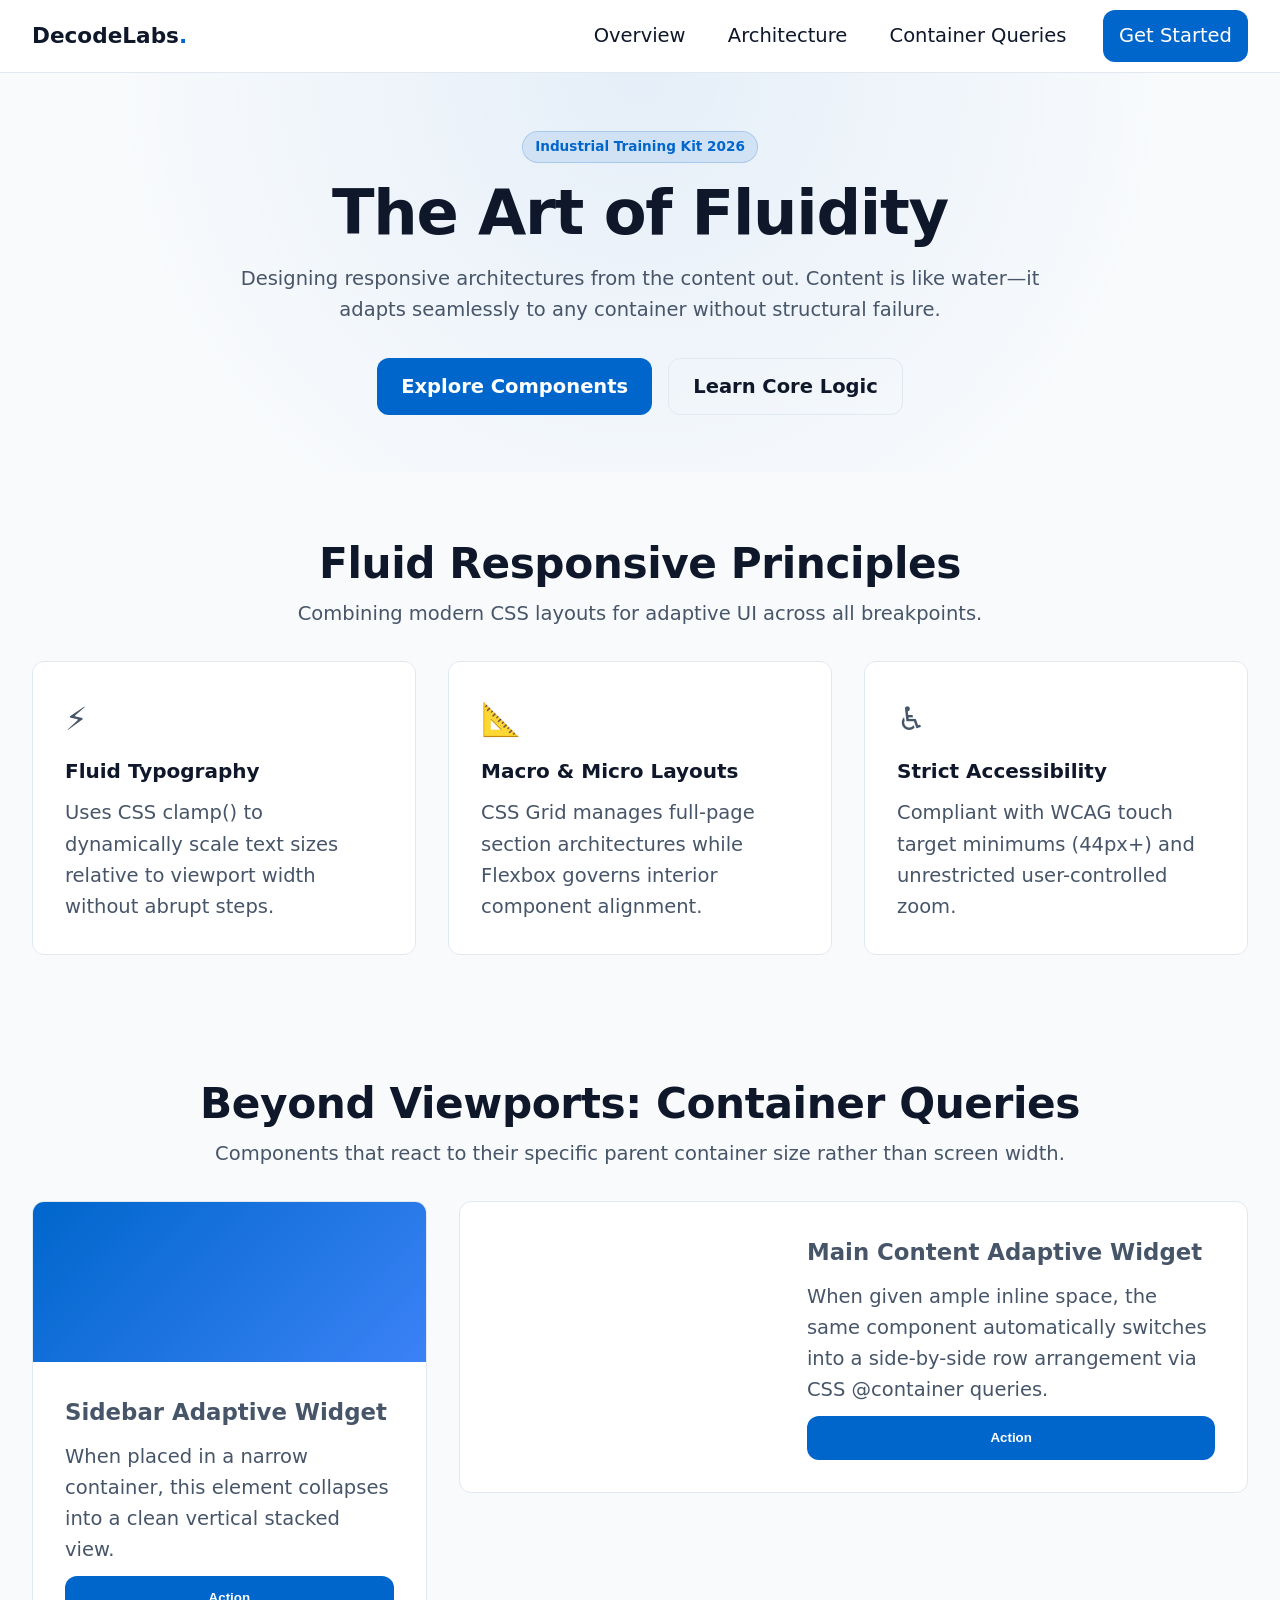
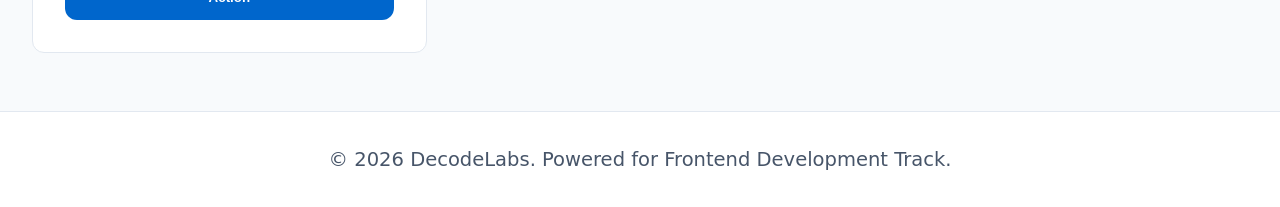
<file: Project2/index.html>
<!DOCTYPE html>
<html lang="en">
<head>
  <meta charset="UTF-8">
  <!-- Key Requirement: Viewport Tag allowing up to 500% zoom (WCAG Compliant) -->
  <meta name="viewport" content="width=device-width, initial-scale=1.0">
  <title>DecodeLabs | Advanced Responsive Architecture</title>
  <link rel="stylesheet" href="style.css">
</head>
<body>

  <!-- Accessible Navigation -->
  <header class="site-header">
    <div class="nav-container">
      <a href="#" class="brand-logo">
        DecodeLabs<span class="dot">.</span>
      </a>

      <!-- Accessible Toggle Button -->
      <button class="nav-toggle" id="navToggle" aria-label="Toggle Navigation Menu" aria-expanded="false" aria-controls="navMenu">
        <span class="hamburger-box">
          <span class="hamburger-inner"></span>
        </span>
      </button>

      <nav class="nav-menu" id="navMenu">
        <ul class="nav-list">
          <li><a href="#hero" class="nav-link">Overview</a></li>
          <li><a href="#principles" class="nav-link">Architecture</a></li>
          <li><a href="#showcase" class="nav-link">Container Queries</a></li>
          <li><a href="#contact" class="nav-link btn-cta">Get Started</a></li>
        </ul>
      </nav>
    </div>
  </header>

  <main>
    <!-- Hero Section -->
    <section id="hero" class="hero-section">
      <div class="hero-content">
        <span class="badge">Industrial Training Kit 2026</span>
        <h1 class="hero-title">The Art of Fluidity</h1>
        <p class="hero-description">
          Designing responsive architectures from the content out. Content is like water—it adapts seamlessly to any container without structural failure.
        </p>
        <div class="hero-actions">
          <a href="#showcase" class="btn btn-primary">Explore Components</a>
          <a href="#principles" class="btn btn-secondary">Learn Core Logic</a>
        </div>
      </div>
    </section>

    <!-- Macro Layout: CSS Grid Cards -->
    <section id="principles" class="features-section">
      <div class="section-header">
        <h2 class="section-title">Fluid Responsive Principles</h2>
        <p class="section-subtitle">Combining modern CSS layouts for adaptive UI across all breakpoints.</p>
      </div>

      <div class="card-grid">
        <article class="card">
          <div class="card-icon">⚡</div>
          <h3 class="card-title">Fluid Typography</h3>
          <p class="card-body">Uses CSS clamp() to dynamically scale text sizes relative to viewport width without abrupt steps.</p>
        </article>

        <article class="card">
          <div class="card-icon">📐</div>
          <h3 class="card-title">Macro & Micro Layouts</h3>
          <p class="card-body">CSS Grid manages full-page section architectures while Flexbox governs interior component alignment.</p>
        </article>

        <article class="card">
          <div class="card-icon">♿</div>
          <h3 class="card-title">Strict Accessibility</h3>
          <p class="card-body">Compliant with WCAG touch target minimums (44px+) and unrestricted user-controlled zoom.</p>
        </article>
      </div>
    </section>

    <!-- Component-First Section with Container Queries -->
    <section id="showcase" class="container-query-section">
      <div class="section-header">
        <h2 class="section-title">Beyond Viewports: Container Queries</h2>
        <p class="section-subtitle">Components that react to their specific parent container size rather than screen width.</p>
      </div>

      <!-- Container Query Wrapper -->
      <div class="interactive-layout-grid">
        <div class="component-container sidebar-slot">
          <div class="adaptive-card">
            <div class="adaptive-card-media"></div>
            <div class="adaptive-card-content">
              <h3>Sidebar Adaptive Widget</h3>
              <p>When placed in a narrow container, this element collapses into a clean vertical stacked view.</p>
              <button class="btn btn-primary">Action</button>
            </div>
          </div>
        </div>

        <div class="component-container main-slot">
          <div class="adaptive-card">
            <div class="adaptive-card-media"></div>
            <div class="adaptive-card-content">
              <h3>Main Content Adaptive Widget</h3>
              <p>When given ample inline space, the same component automatically switches into a side-by-side row arrangement via CSS @container queries.</p>
              <button class="btn btn-primary">Action</button>
            </div>
          </div>
        </div>
      </div>
    </section>
  </main>

  <footer class="site-footer">
    <div class="footer-container">
      <p>&copy; 2026 DecodeLabs. Powered for Frontend Development Track.</p>
    </div>
  </footer>

  <script>
    const navToggle = document.getElementById('navToggle');
    const navMenu = document.getElementById('navMenu');

    navToggle.addEventListener('click', () => {
      const isExpanded = navToggle.getAttribute('aria-expanded') === 'true';
      navToggle.setAttribute('aria-expanded', !isExpanded);
      navMenu.classList.toggle('is-active');
    });

    // Close mobile nav when clicking outdoor link
    document.querySelectorAll('.nav-link').forEach(link => {
      link.addEventListener('click', () => {
        if (navMenu.classList.contains('is-active')) {
          navMenu.classList.remove('is-active');
          navToggle.setAttribute('aria-expanded', 'false');
        }
      });
    });
  </script>
</body>
</html>
</file>
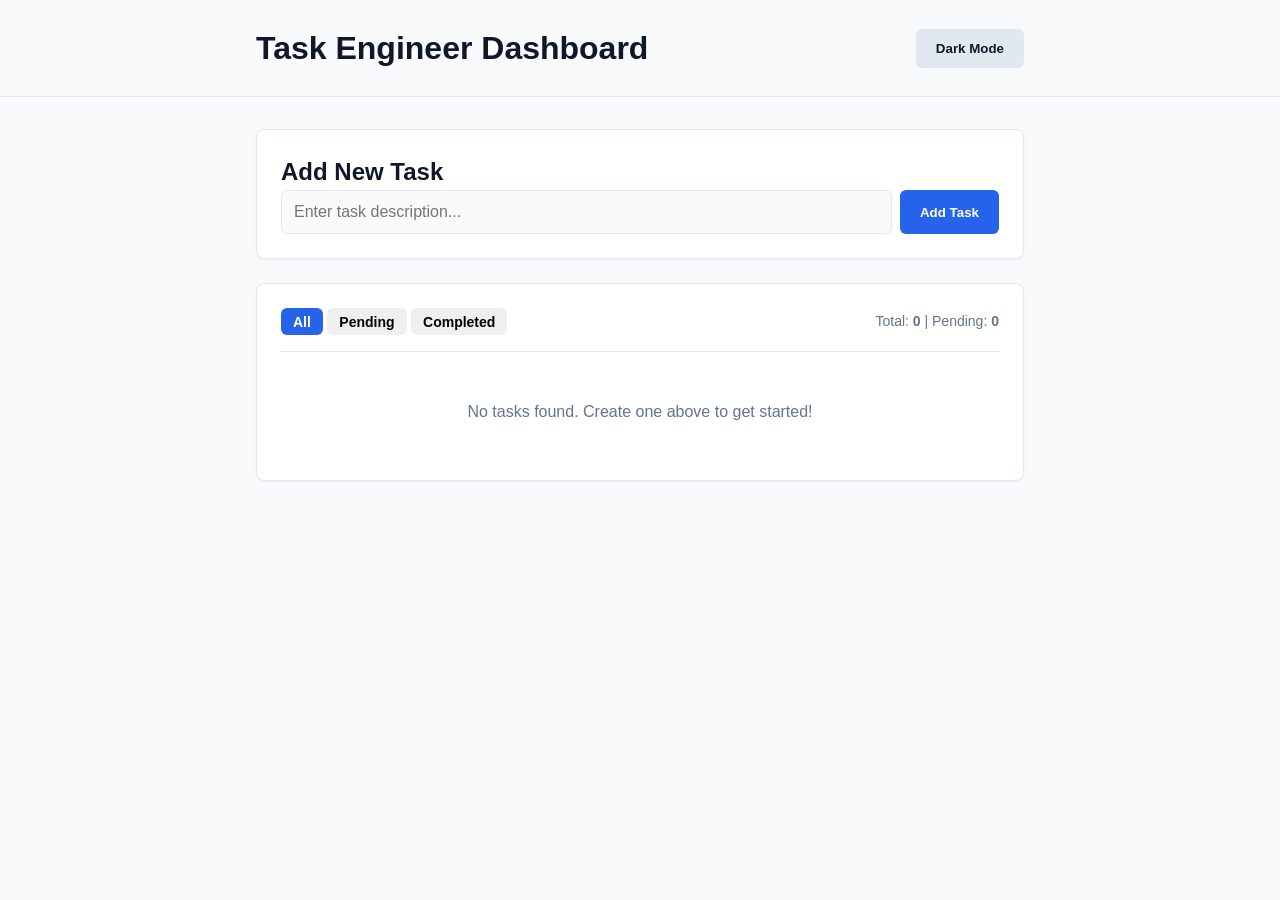
<file: Project3/index.html>
<!DOCTYPE html>
<html lang="en">
<head>
  <meta charset="UTF-8">
  <meta name="viewport" content="width=device-width, initial-scale=1.0">
  <title>DecodeLabs Project 3 - Advanced Dashboard</title>
  <link rel="stylesheet" href="style.css">
</head>
<body>
  <header class="header">
    <div class="container header__inner">
      <h1 class="header__title">Task Engineer Dashboard</h1>
      <!-- Decoupled JS hook for state toggling -->
      <button class="btn btn--secondary js-theme-toggle" aria-label="Toggle Theme">
        <span class="js-theme-label">Dark Mode</span>
      </button>
    </div>
  </header>

  <main class="container main-content">
    <!-- Input Section (The Sensory Interface) -->
    <section class="card">
      <h2 class="card__title">Add New Task</h2>
      <form class="task-form js-task-form">
        <div class="form-group">
          <input 
            type="text" 
            class="input js-task-input" 
            placeholder="Enter task description..." 
            required 
          />
          <button type="submit" class="btn btn--primary">Add Task</button>
        </div>
      </form>
    </section>

    <!-- Controls & Analytics Section -->
    <section class="card card--dashboard">
      <div class="dashboard-controls">
        <div class="filter-group js-filter-group">
          <button class="btn btn--sm btn--filter js-filter-btn is-active" data-filter="all">All</button>
          <button class="btn btn--sm btn--filter js-filter-btn" data-filter="pending">Pending</button>
          <button class="btn btn--sm btn--filter js-filter-btn" data-filter="completed">Completed</button>
        </div>
        <div class="stats-display">
          <span>Total: <strong class="js-stat-total">0</strong></span> | 
          <span>Pending: <strong class="js-stat-pending">0</strong></span>
        </div>
      </div>

      <!-- Output Container for Dynamic DOM Nodes -->
      <div class="task-list-container">
        <ul class="task-list js-task-list" aria-live="polite"></ul>
        <p class="empty-state js-empty-state">No tasks found. Create one above to get started!</p>
      </div>
    </section>
  </main>

  <script src="app.js"></script>
</body>
</html>
</file>
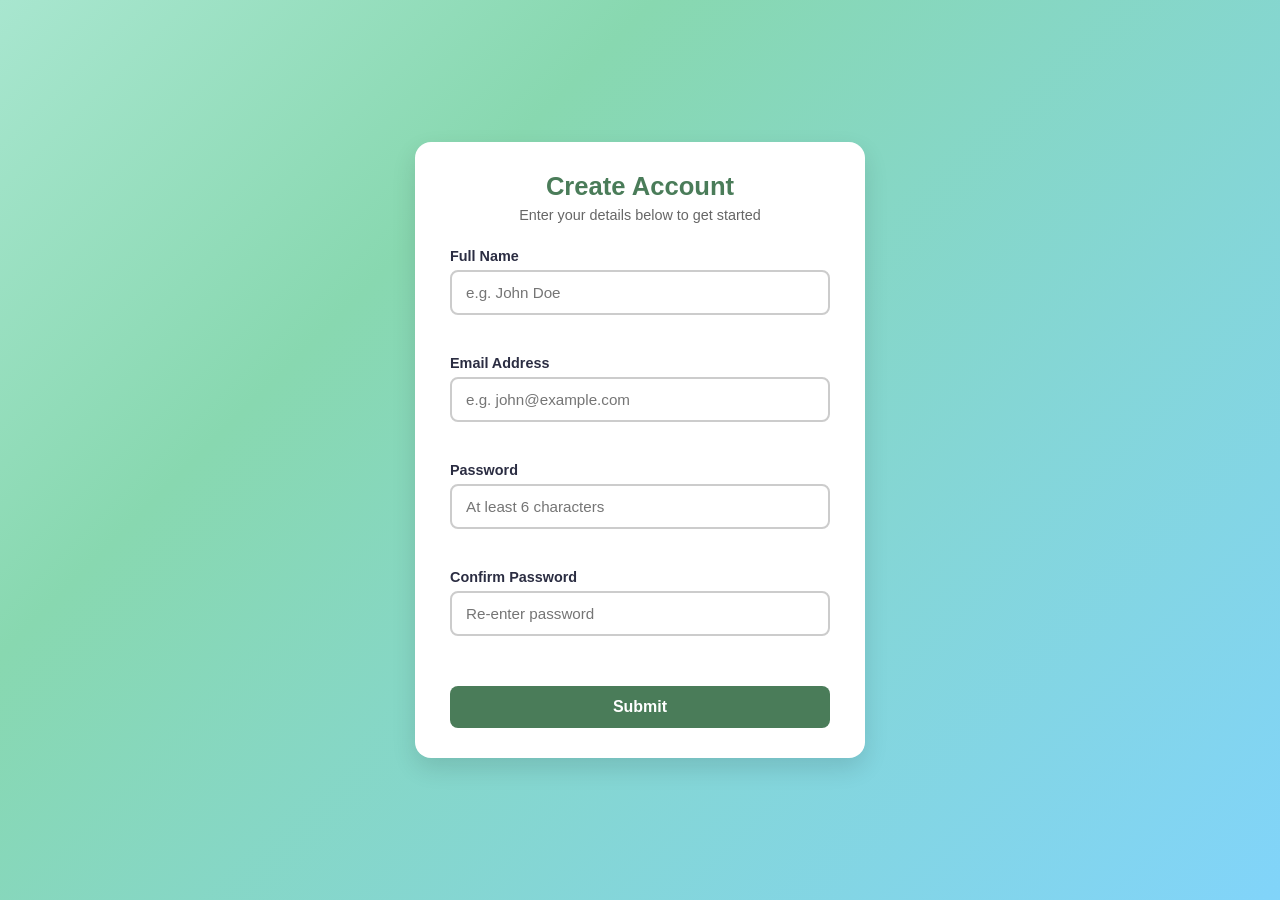
<file: Project4/index.html>
<!DOCTYPE html>
<html lang="en">
<head>
  <meta charset="UTF-8">
  <meta name="viewport" content="width=device-width, initial-scale=1.0">
  <title>Project 4: Form Design & Validation</title>
  <style>
    :root {
      --bg-gradient: linear-gradient(135deg, #a8e6cf 0%, #88d8b0 30%, #81d4fa 100%);
      --card-bg: #ffffff;
      --primary: #4a7c59;
      --primary-hover: #3b6347;
      --error: #e63946;
      --success: #2a9d8f;
      --text-dark: #2b2d42;
      --border-gray: #cccccc;
    }

    * {
      box-sizing: border-box;
      margin: 0;
      padding: 0;
      font-family: 'Segoe UI', Tahoma, Geneva, Verdana, sans-serif;
    }

    body {
      min-height: 100vh;
      background: var(--bg-gradient);
      display: flex;
      justify-content: center;
      align-items: center;
      padding: 20px;
    }

    .form-container {
      background: var(--card-bg);
      padding: 30px 35px;
      border-radius: 16px;
      box-shadow: 0 10px 25px rgba(0, 0, 0, 0.12);
      width: 100%;
      max-width: 450px;
    }

    .form-header {
      margin-bottom: 25px;
      text-align: center;
    }

    .form-header h2 {
      color: var(--primary);
      font-size: 1.6rem;
      margin-bottom: 6px;
    }

    .form-header p {
      color: #666;
      font-size: 0.9rem;
    }

    .form-control {
      margin-bottom: 18px;
      position: relative;
    }

    .form-control label {
      display: block;
      margin-bottom: 6px;
      font-weight: 600;
      color: var(--text-dark);
      font-size: 0.9rem;
    }

    .form-control input {
      width: 100%;
      padding: 12px 14px;
      border: 2px solid var(--border-gray);
      border-radius: 8px;
      font-size: 0.95rem;
      outline: none;
      transition: border-color 0.2s ease;
    }

    /* Input State Styles */
    .form-control.success input {
      border-color: var(--success);
    }

    .form-control.error input {
      border-color: var(--error);
    }

    .form-control small {
      color: var(--error);
      font-size: 0.8rem;
      margin-top: 4px;
      display: block;
      min-height: 18px;
      visibility: hidden;
    }

    .form-control.error small {
      visibility: visible;
    }

    .submit-btn {
      width: 100%;
      padding: 12px;
      background-color: var(--primary);
      color: #ffffff;
      border: none;
      border-radius: 8px;
      font-size: 1rem;
      font-weight: 600;
      cursor: pointer;
      transition: background-color 0.2s ease;
      margin-top: 10px;
    }

    .submit-btn:hover {
      background-color: var(--primary-hover);
    }

    /* Success Banner */
    .form-alert {
      padding: 12px;
      background-color: #d4edda;
      color: #155724;
      border: 1px solid #c3e6cb;
      border-radius: 8px;
      margin-bottom: 20px;
      text-align: center;
      font-size: 0.9rem;
      display: none;
    }

    .form-alert.show {
      display: block;
    }
  </style>
</head>
<body>

  <div class="form-container">
    <div id="alert" class="form-alert">Registration Successful!</div>

    <div class="form-header">
      <h2>Create Account</h2>
      <p>Enter your details below to get started</p>
    </div>

    <form id="registrationForm" novalidate>
      <div class="form-control">
        <label for="username">Full Name</label>
        <input type="text" id="username" placeholder="e.g. John Doe">
        <small>Error message</small>
      </div>

      <div class="form-control">
        <label for="email">Email Address</label>
        <input type="email" id="email" placeholder="e.g. john@example.com">
        <small>Error message</small>
      </div>

      <div class="form-control">
        <label for="password">Password</label>
        <input type="password" id="password" placeholder="At least 6 characters">
        <small>Error message</small>
      </div>

      <div class="form-control">
        <label for="confirmPassword">Confirm Password</label>
        <input type="password" id="confirmPassword" placeholder="Re-enter password">
        <small>Error message</small>
      </div>

      <button type="submit" class="submit-btn">Submit</button>
    </form>
  </div>

  <script>
    const form = document.getElementById('registrationForm');
    const username = document.getElementById('username');
    const email = document.getElementById('email');
    const password = document.getElementById('password');
    const confirmPassword = document.getElementById('confirmPassword');
    const alertBox = document.getElementById('alert');

    // Display error outline and message
    function showError(input, message) {
      const formControl = input.parentElement;
      formControl.className = 'form-control error';
      const small = formControl.querySelector('small');
      small.innerText = message;
    }

    // Display success outline
    function showSuccess(input) {
      const formControl = input.parentElement;
      formControl.className = 'form-control success';
    }

    // Email pattern check
    function isValidEmail(email) {
      const re = /^(([^<>()\[\]\\.,;:\s@"]+(\.[^<>()\[\]\\.,;:\s@"]+)*)|(".+"))@((\[[0-9]{1,3}\.[0-9]{1,3}\.[0-9]{1,3}\.[0-9]{1,3}\])|(([a-zA-Z\-0-9]+\.)+[a-zA-Z]{2,}))$/;
      return re.test(String(email).toLowerCase());
    }

    // Main validation logic
    function validateForm() {
      let isValid = true;

      // Name validation
      if (username.value.trim() === '') {
        showError(username, 'Full Name is required');
        isValid = false;
      } else {
        showSuccess(username);
      }

      // Email validation
      if (email.value.trim() === '') {
        showError(email, 'Email address is required');
        isValid = false;
      } else if (!isValidEmail(email.value.trim())) {
        showError(email, 'Please enter a valid email address');
        isValid = false;
      } else {
        showSuccess(email);
      }

      // Password validation
      if (password.value === '') {
        showError(password, 'Password is required');
        isValid = false;
      } else if (password.value.length < 6) {
        showError(password, 'Password must be at least 6 characters');
        isValid = false;
      } else {
        showSuccess(password);
      }

      // Confirm password validation
      if (confirmPassword.value === '') {
        showError(confirmPassword, 'Please confirm your password');
        isValid = false;
      } else if (password.value !== confirmPassword.value) {
        showError(confirmPassword, 'Passwords do not match');
        isValid = false;
      } else if (password.value !== '') {
        showSuccess(confirmPassword);
      }

      return isValid;
    }

    // Real-time input cleaning
    [username, email, password, confirmPassword].forEach(input => {
      input.addEventListener('input', () => {
        if (input.parentElement.classList.contains('error')) {
          input.parentElement.className = 'form-control';
        }
      });
    });

    // Form submit listener
    form.addEventListener('submit', function (e) {
      e.preventDefault();

      if (validateForm()) {
        alertBox.classList.add('show');
        form.reset();

        // Clear green borders after reset
        const formControls = document.querySelectorAll('.form-control');
        formControls.forEach(control => control.className = 'form-control');

        // Hide success alert after 4 seconds
        setTimeout(() => {
          alertBox.classList.remove('show');
        }, 4000);
      } else {
        alertBox.classList.remove('show');
      }
    });
  </script>
</body>
</html>
</file>
<file: Project2/style.css>
/* ==========================================================================
   1. DESIGN SYSTEM & MODERN CSS RESET
   ========================================================================== */
*, *::before, *::after {
  box-sizing: border-box;
  margin: 0;
  padding: 0;
}

:root {
  /* Color Palette */
  --primary: #0066cc;
  --primary-hover: #004bb5;
  --bg: #f8fafc;
  --surface: #ffffff;
  --text-main: #0f172a;
  --text-muted: #475569;
  --border: #e2e8f0;
  --accent: #22c55e;

  /* Fluid Typography with clamp() */
  --font-base: clamp(1rem, 0.9rem + 0.4vw, 1.25rem);
  --font-h2: clamp(1.6rem, 1.2rem + 1.8vw, 2.75rem);
  --font-hero: clamp(2.2rem, 1.5rem + 3vw, 4rem);

  /* Fluid Spacing Scale */
  --space-xs: clamp(0.5rem, 0.4rem + 0.3vw, 0.75rem);
  --space-sm: clamp(0.75rem, 0.6rem + 0.5vw, 1.25rem);
  --space-md: clamp(1.5rem, 1.2rem + 1vw, 2.5rem);
  --space-lg: clamp(2.5rem, 2rem + 2vw, 5rem);

  --radius: 12px;
  --transition: all 0.25s cubic-bezier(0.4, 0, 0.2, 1);
}

@media (prefers-color-scheme: dark) {
  :root {
    --bg: #090d16;
    --surface: #111827;
    --text-main: #f9fafb;
    --text-muted: #9ca3af;
    --border: #1f2937;
  }
}

body {
  font-family: system-ui, -apple-system, BlinkMacSystemFont, 'Segoe UI', Roboto, sans-serif;
  font-size: var(--font-base);
  line-height: 1.6;
  color: var(--text-muted);
  background-color: var(--bg);
  overflow-x: hidden;
}

/* Accessible Touch Target & Focus Rings */
a, button, input {
  min-width: 44px;
  min-height: 44px;
}

:focus-visible {
  outline: 3px solid var(--primary);
  outline-offset: 4px;
}

/* ==========================================================================
   2. NAVIGATION BAR (Flexbox Micro-Layout)
   ========================================================================== */
.site-header {
  position: sticky;
  top: 0;
  z-index: 1000;
  background-color: var(--surface);
  border-bottom: 1px solid var(--border);
  backdrop-filter: blur(8px);
}

.nav-container {
  display: flex;
  align-items: center;
  justify-content: space-between;
  max-width: 1280px;
  margin: 0 auto;
  padding: var(--space-xs) var(--space-md);
}

.brand-logo {
  font-size: 1.35rem;
  font-weight: 800;
  color: var(--text-main);
  text-decoration: none;
  display: flex;
  align-items: center;
}

.brand-logo .dot {
  color: var(--primary);
}

.nav-toggle {
  background: transparent;
  border: none;
  cursor: pointer;
  display: flex;
  align-items: center;
  justify-content: center;
  padding: 8px;
}

.hamburger-box {
  width: 24px;
  height: 18px;
  position: relative;
  display: inline-block;
}

.hamburger-inner, .hamburger-inner::before, .hamburger-inner::after {
  width: 24px;
  height: 2px;
  background-color: var(--text-main);
  position: absolute;
  transition: var(--transition);
  border-radius: 2px;
}

.hamburger-inner { top: 50%; transform: translateY(-50%); }
.hamburger-inner::before { content: ''; top: -7px; }
.hamburger-inner::after { content: ''; bottom: -7px; }

/* Mobile Menu Popover Drawer */
.nav-menu {
  position: absolute;
  top: 100%;
  left: 0;
  width: 100%;
  background-color: var(--surface);
  border-bottom: 1px solid var(--border);
  display: none;
  opacity: 0;
  transform: translateY(-10px);
  transition: var(--transition);
}

.nav-menu.is-active {
  display: block;
  opacity: 1;
  transform: translateY(0);
}

.nav-list {
  list-style: none;
  display: flex;
  flex-direction: column;
  padding: var(--space-sm);
}

.nav-link {
  color: var(--text-main);
  text-decoration: none;
  font-weight: 500;
  display: flex;
  align-items: center;
  padding: var(--space-xs) var(--space-sm);
  border-radius: var(--radius);
  transition: var(--transition);
}

.nav-link:hover {
  background-color: var(--bg);
  color: var(--primary);
}

.btn-cta {
  background-color: var(--primary);
  color: #ffffff !important;
  justify-content: center;
  margin-top: var(--space-xs);
}

/* ==========================================================================
   3. HERO SECTION
   ========================================================================== */
.hero-section {
  padding: var(--space-lg) var(--space-md);
  text-align: center;
  background: radial-gradient(circle at 50% 0%, rgba(0, 102, 204, 0.08), transparent 70%);
}

.hero-content {
  max-width: 850px;
  margin: 0 auto;
  display: flex;
  flex-direction: column;
  align-items: center;
  gap: var(--space-sm);
}

.badge {
  background-color: rgba(0, 102, 204, 0.1);
  color: var(--primary);
  font-size: 0.85rem;
  font-weight: 700;
  padding: 4px 12px;
  border-radius: 50px;
  border: 1px solid rgba(0, 102, 204, 0.2);
}

.hero-title {
  font-size: var(--font-hero);
  color: var(--text-main);
  line-height: 1.1;
  font-weight: 800;
  letter-spacing: -0.02em;
}

.hero-description {
  max-width: 65ch;
  font-size: var(--font-base);
}

.hero-actions {
  display: flex;
  flex-wrap: wrap;
  gap: var(--space-sm);
  justify-content: center;
  margin-top: var(--space-sm);
}

.btn {
  padding: 0.75rem 1.5rem;
  border-radius: var(--radius);
  font-weight: 600;
  text-decoration: none;
  border: none;
  cursor: pointer;
  display: inline-flex;
  align-items: center;
  justify-content: center;
  transition: var(--transition);
}

.btn-primary {
  background-color: var(--primary);
  color: #ffffff;
}

.btn-primary:hover {
  background-color: var(--primary-hover);
  transform: translateY(-2px);
}

.btn-secondary {
  background-color: transparent;
  color: var(--text-main);
  border: 1px solid var(--border);
}

.btn-secondary:hover {
  background-color: var(--surface);
  border-color: var(--primary);
}

/* ==========================================================================
   4. MACRO GRID LAYOUT
   ========================================================================== */
.features-section, .container-query-section {
  max-width: 1280px;
  margin: 0 auto;
  padding: var(--space-lg) var(--space-md);
}

.section-header {
  text-align: center;
  margin-bottom: var(--space-md);
}

.section-title {
  font-size: var(--font-h2);
  color: var(--text-main);
  letter-spacing: -0.01em;
}

.card-grid {
  display: grid;
  grid-template-columns: 1fr;
  gap: var(--space-md);
}

.card {
  background-color: var(--surface);
  border: 1px solid var(--border);
  padding: var(--space-md);
  border-radius: var(--radius);
  transition: var(--transition);
}

.card:hover {
  transform: translateY(-4px);
  border-color: var(--primary);
}

.card-icon {
  font-size: 2rem;
  margin-bottom: var(--space-xs);
}

.card-title {
  font-size: 1.25rem;
  color: var(--text-main);
  margin-bottom: var(--space-xs);
}

/* ==========================================================================
   5. BEYOND VIEWPORTS: CONTAINER QUERIES
   ========================================================================== */
.interactive-layout-grid {
  display: grid;
  grid-template-columns: 1fr;
  gap: var(--space-md);
}

/* Define Container contexts */
.component-container {
  container-type: inline-size;
  container-name: card-wrapper;
  width: 100%;
}

.adaptive-card {
  background-color: var(--surface);
  border: 1px solid var(--border);
  border-radius: var(--radius);
  overflow: hidden;
  display: flex;
  flex-direction: column;
}

.adaptive-card-media {
  background: linear-gradient(135deg, var(--primary), #3b82f6);
  min-height: 160px;
}

.adaptive-card-content {
  padding: var(--space-md);
  display: flex;
  flex-direction: column;
  gap: var(--space-xs);
}

/* Modern CSS Container Query Logic */
@container card-wrapper (min-width: 480px) {
  .adaptive-card {
    flex-direction: row;
    align-items: center;
  }
  .adaptive-card-media {
    width: 40%;
    min-height: 100%;
  }
  .adaptive-card-content {
    width: 60%;
  }
}

/* ==========================================================================
   6. FOOTER
   ========================================================================== */
.site-footer {
  border-top: 1px solid var(--border);
  background-color: var(--surface);
  padding: var(--space-md);
  text-align: center;
}

/* ==========================================================================
   7. MEDIA QUERIES (Breakpoints)
   ========================================================================== */

/* Tablet Layout Switch (600px+) */
@media (min-width: 600px) {
  .card-grid {
    grid-template-columns: repeat(2, 1fr);
  }
}

/* Desktop Layout Switch (960px+) */
@media (min-width: 960px) {
  .nav-toggle {
    display: none;
  }

  .nav-menu {
    display: flex !important;
    position: static;
    width: auto;
    background-color: transparent;
    border: none;
    opacity: 1;
    transform: none;
  }

  .nav-list {
    flex-direction: row;
    align-items: center;
    gap: var(--space-xs);
    padding: 0;
  }

  .btn-cta {
    margin-top: 0;
    margin-left: var(--space-xs);
  }

  .card-grid {
    grid-template-columns: repeat(3, 1fr);
  }

  .interactive-layout-grid {
    grid-template-columns: 1fr 2fr;
  }
}
</file>
<file: Project3/style.css>
/* Base Layout & Presentation (CSS handles visual transitions) */
:root {
  --bg-color: #f8fafc;
  --text-color: #0f172a;
  --card-bg: #ffffff;
  --border-color: #e2e8f0;
  --primary: #2563eb;
  --primary-hover: #1d4ed8;
  --danger: #ef4444;
  --success: #10b981;
  --muted: #64748b;
}

/* State-driven visual updates using the 'is-' prefix */
body.is-dark-mode {
  --bg-color: #0f172a;
  --text-color: #f8fafc;
  --card-bg: #1e293b;
  --border-color: #334155;
  --muted: #94a3b8;
}

* { box-sizing: border-box; margin: 0; padding: 0; }

body {
  font-family: -apple-system, BlinkMacSystemFont, "Segoe UI", Roboto, sans-serif;
  background-color: var(--bg-color);
  color: var(--text-color);
  transition: background-color 0.25s ease, color 0.25s ease;
  line-height: 1.5;
}

.container { max-width: 800px; margin: 0 auto; padding: 0 1rem; }

.header {
  border-bottom: 1px solid var(--border-color);
  padding: 1.5rem 0;
  margin-bottom: 2rem;
}

.header__inner { display: flex; justify-content: space-between; align-items: center; }

.card {
  background: var(--card-bg);
  border: 1px solid var(--border-color);
  border-radius: 8px;
  padding: 1.5rem;
  margin-bottom: 1.5rem;
  box-shadow: 0 1px 3px rgba(0,0,0,0.05);
}

.form-group { display: flex; gap: 0.5rem; }

.input {
  flex: 1;
  padding: 0.75rem;
  border: 1px solid var(--border-color);
  border-radius: 6px;
  background: var(--bg-color);
  color: var(--text-color);
  font-size: 1rem;
}

.btn {
  padding: 0.75rem 1.25rem;
  border: none;
  border-radius: 6px;
  font-weight: 600;
  cursor: pointer;
  transition: all 0.2s ease;
}

.btn--sm { padding: 0.35rem 0.75rem; font-size: 0.875rem; }
.btn--primary { background: var(--primary); color: #fff; }
.btn--primary:hover { background: var(--primary-hover); }
.btn--secondary { background: var(--border-color); color: var(--text-color); }

.btn--filter.is-active {
  background: var(--primary);
  color: #fff;
}

.dashboard-controls {
  display: flex;
  justify-content: space-between;
  align-items: center;
  margin-bottom: 1rem;
  padding-bottom: 1rem;
  border-bottom: 1px solid var(--border-color);
}

.stats-display { font-size: 0.875rem; color: var(--muted); }

.task-list { list-style: none; }

.task-item {
  display: flex;
  align-items: center;
  justify-content: space-between;
  padding: 0.75rem;
  border-bottom: 1px solid var(--border-color);
  transition: opacity 0.2s ease;
}

.task-item__text { flex: 1; margin: 0 1rem; }

/* Visual State when task is completed */
.task-item.is-completed .task-item__text {
  text-decoration: line-through;
  color: var(--muted);
}

.btn-delete {
  background: transparent;
  color: var(--danger);
  border: 1px solid var(--danger);
  padding: 0.25rem 0.5rem;
  border-radius: 4px;
}

.empty-state {
  text-align: center;
  color: var(--muted);
  padding: 2rem 0;
  display: none;
}

.empty-state.is-visible { display: block; }
</file>
